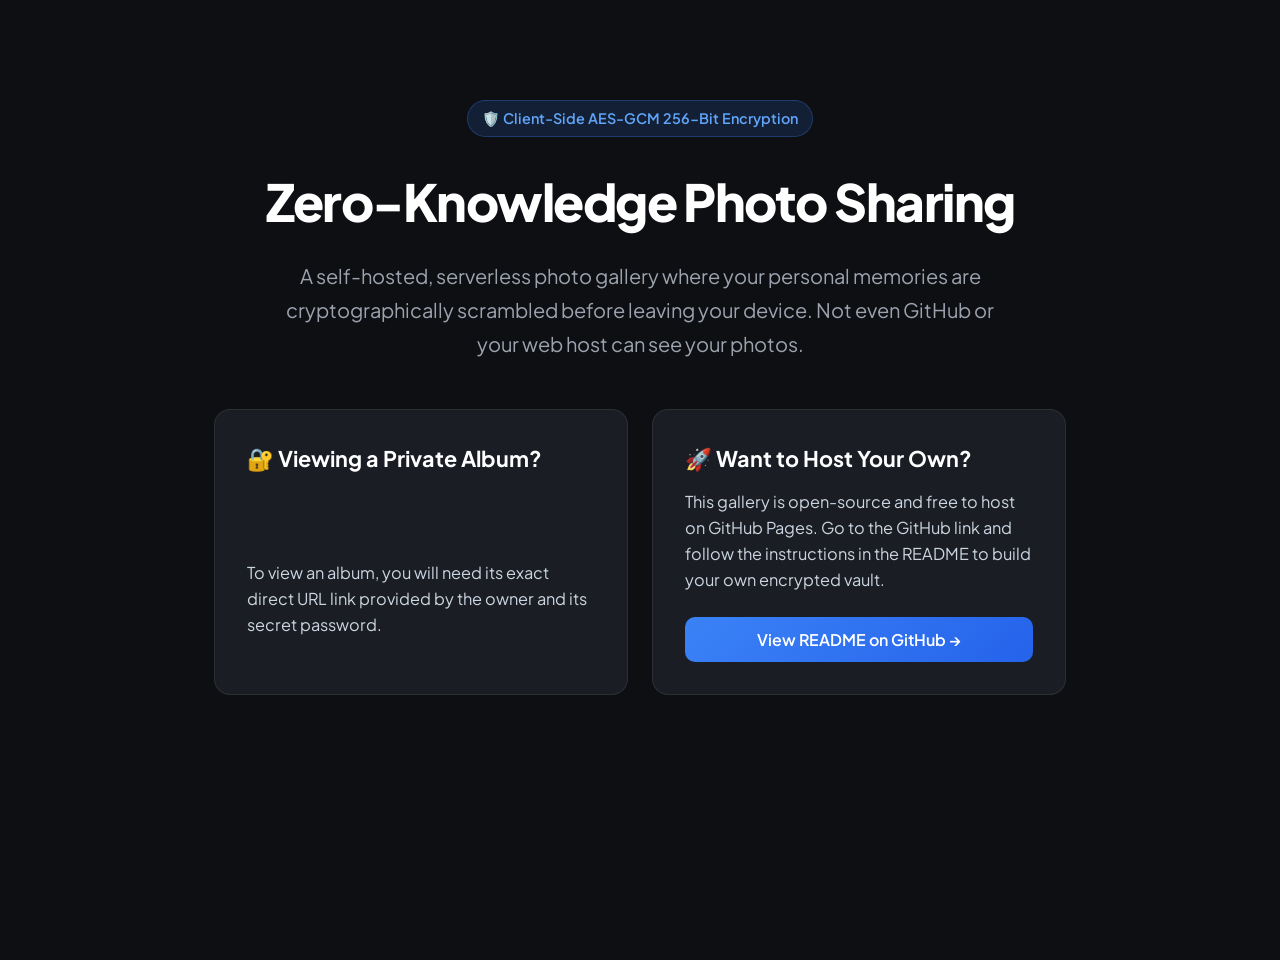
<file: index.html>
<!DOCTYPE html>
<html lang="en">
<head>
  <meta charset="UTF-8">
  <meta name="viewport" content="width=device-width, initial-scale=1.0">
  <title>Private Photo Sharing</title>
  <link rel="icon" href="data:image/svg+xml,<svg xmlns=%22http://www.w3.org/2000/svg%22 viewBox=%220 0 100 100%22><text y=%22.9em%22 font-size=%2290%22>📸</text></svg>">
  <meta name="description" content="A secure, private photo gallery collection.">
  <link rel="preconnect" href="https://fonts.googleapis.com">
  <link rel="preconnect" href="https://fonts.gstatic.com" crossorigin>
  <link href="https://fonts.googleapis.com/css2?family=Plus+Jakarta+Sans:wght@400;500;600;700;800&family=Merriweather:ital,wght@0,300;0,400;1,300&display=swap" rel="stylesheet">
  <link rel="stylesheet" href="styles.css">
</head>
<body>

  <!-- Password Unlock Modal -->
  <div id="authOverlay" class="auth-overlay">
    <div class="auth-card">
      <div class="auth-icon">🔒</div>
      <h2>Protected Collection</h2>
      <p>Enter the shared password to decrypt and view this gallery.</p>
      <form id="authForm" class="auth-form">
        <input type="password" id="passwordInput" placeholder="Enter password..." autocomplete="current-password" autofocus required>
        <button type="submit" id="unlockButton" class="btn-primary">Unlock Gallery</button>
      </form>
      <div id="authError" class="auth-error">Incorrect password. Please try again.</div>
    </div>
  </div>

  <!-- App Header -->
  <header class="app-header">
    <div class="header-content">
      <div class="header-titles">
        <h1 id="galleryTitle">Photo Gallery</h1>
        <p id="galleryDescription">Loading secure collection...</p>
      </div>
      <div class="header-actions">
        <button id="lockBtn" class="btn-secondary" style="display: none;" title="Lock and clear stored password">
          <span>🔒 Lock</span>
        </button>
      </div>
    </div>
  </header>

  <!-- Showcase Landing Homepage View -->
  <section id="showcaseContainer" class="showcase-container">
    <div class="showcase-badge">🛡️ Client-Side AES-GCM 256-Bit Encryption</div>
    <h2 class="showcase-title">Zero-Knowledge Photo Sharing</h2>
    <p class="showcase-subtitle">
      A self-hosted, serverless photo gallery where your personal memories are cryptographically scrambled before leaving your device. Not even GitHub or your web host can see your photos.
    </p>
    
    <div class="showcase-cards">
      <div class="showcase-card">
        <h3>🔐 Viewing a Private Album?</h3>
        <p>To view an album, you will need its exact direct URL link provided by the owner and its secret password.</p>
      </div>
      <div class="showcase-card">
        <h3>🚀 Want to Host Your Own?</h3>
        <p>This gallery is open-source and free to host on GitHub Pages. Go to the GitHub link and follow the instructions in the README to build your own encrypted vault.</p>
        <a href="https://github.com/viswajithiii/photo-sharing" class="btn-showcase" target="_blank">View README on GitHub →</a>
      </div>
    </div>
  </section>

  <!-- Main Google Photos Grid Feed -->
  <main id="feedContainer" class="feed-grid" style="display: none;">
    <!-- Items dynamically injected by app.js -->
  </main>

  <!-- Fullscreen Lightbox / Carousel -->
  <div id="lightbox" class="lightbox" aria-modal="true" role="dialog">
    <div class="lightbox-backdrop"></div>
    <div id="lightboxProgress" class="lightbox-progress"></div>
    <button id="photoExpandBack" class="photo-expand-back" style="display: none;" aria-label="Back to story">← Back</button>
    
    <button id="lightboxClose" class="lightbox-btn lightbox-close" aria-label="Close lightbox">✕</button>
    
    <button id="lightboxPrev" class="lightbox-btn lightbox-nav prev" aria-label="Previous photo">
      <svg width="24" height="24" viewBox="0 0 24 24" fill="none" stroke="currentColor" stroke-width="2"><polyline points="15 18 9 12 15 6"></polyline></svg>
    </button>
    
    <div id="lightboxStage" class="lightbox-stage">
      <!-- Full image or story card rendered here -->
    </div>

    <button id="lightboxNext" class="lightbox-btn lightbox-nav next" aria-label="Next photo">
      <svg width="24" height="24" viewBox="0 0 24 24" fill="none" stroke="currentColor" stroke-width="2"><polyline points="9 18 15 12 9 6"></polyline></svg>
    </button>
  </div>

  <script src="data.js"></script>
  <script src="app.js"></script>
</body>
</html>
</file>
<file: styles.css>
:root {
  --bg-color: #0d0f12;
  --surface-color: #1a1e24;
  --surface-hover: #252b33;
  --text-main: #f3f4f6;
  --text-muted: #9ca3af;
  --accent-color: #6366f1;
  --accent-hover: #4f46e5;
  --border-color: rgba(255, 255, 255, 0.08);
  --glass-bg: rgba(26, 30, 36, 0.75);
  --font-heading: 'Plus Jakarta Sans', -apple-system, BlinkMacSystemFont, sans-serif;
  --font-body: 'Plus Jakarta Sans', -apple-system, BlinkMacSystemFont, sans-serif;
  --font-story: 'Merriweather', Georgia, serif;
  --radius-lg: 16px;
  --radius-md: 10px;
}

* {
  box-sizing: border-box;
  margin: 0;
  padding: 0;
}

body {
  background-color: var(--bg-color);
  color: var(--text-main);
  font-family: var(--font-body);
  line-height: 1.6;
  min-height: 100vh;
  overflow-x: hidden;
  -webkit-font-smoothing: antialiased;
  -moz-osx-font-smoothing: grayscale;
}

/* ================= Auth Modal ================= */
.auth-overlay {
  position: fixed;
  inset: 0;
  background: radial-gradient(circle at center, #1e2430 0%, #0d0f12 100%);
  z-index: 9999;
  display: flex;
  align-items: center;
  justify-content: center;
  padding: 20px;
  transition: opacity 0.4s ease, visibility 0.4s ease;
}

.auth-overlay.hidden {
  opacity: 0;
  visibility: hidden;
  pointer-events: none;
}

.auth-card {
  background: var(--glass-bg);
  backdrop-filter: blur(20px);
  border: 1px solid var(--border-color);
  padding: 40px;
  border-radius: var(--radius-lg);
  max-width: 420px;
  width: 100%;
  text-align: center;
  box-shadow: 0 25px 50px -12px rgba(0, 0, 0, 0.5);
  animation: cardFloat 0.5s cubic-bezier(0.16, 1, 0.3, 1);
}

@keyframes cardFloat {
  0% { transform: translateY(20px) scale(0.95); opacity: 0; }
  10% { transform: translateY(0) scale(1); opacity: 1; }
}

.auth-icon {
  font-size: 3rem;
  margin-bottom: 16px;
}

.auth-card h2 {
  font-family: var(--font-heading);
  font-size: 1.8rem;
  margin-bottom: 8px;
}

.auth-card p {
  color: var(--text-muted);
  font-size: 0.95rem;
  margin-bottom: 24px;
}

.auth-form {
  display: flex;
  flex-direction: column;
  gap: 12px;
}

.auth-form input {
  background: rgba(0, 0, 0, 0.3);
  border: 1px solid var(--border-color);
  padding: 14px 18px;
  border-radius: var(--radius-md);
  color: #fff;
  font-size: 1rem;
  outline: none;
  transition: border-color 0.2s ease;
}

.auth-form input:focus {
  border-color: var(--accent-color);
}

.btn-primary {
  background: var(--accent-color);
  color: #fff;
  border: none;
  padding: 14px;
  border-radius: var(--radius-md);
  font-weight: 600;
  font-size: 1rem;
  cursor: pointer;
  transition: background 0.2s ease, transform 0.1s ease;
}

.btn-primary:hover {
  background: var(--accent-hover);
}

.btn-primary:active {
  transform: scale(0.98);
}

.auth-error {
  color: #f87171;
  font-size: 0.85rem;
  margin-top: 16px;
  display: none;
}

/* ================= Header ================= */
.app-header {
  padding: 40px 24px 24px;
  max-width: 1400px;
  margin: 0 auto;
}

.header-content {
  display: flex;
  align-items: flex-end;
  justify-content: space-between;
  border-bottom: 1px solid var(--border-color);
  padding-bottom: 24px;
  gap: 20px;
}

.header-titles h1 {
  font-family: var(--font-heading);
  font-size: 2.5rem;
  font-weight: 700;
  letter-spacing: -0.02em;
}

.header-titles p {
  color: var(--text-muted);
  font-size: 1.1rem;
  margin-top: 4px;
}

.btn-secondary {
  background: var(--surface-color);
  border: 1px solid var(--border-color);
  color: var(--text-main);
  padding: 8px 16px;
  border-radius: 8px;
  font-size: 0.9rem;
  font-weight: 500;
  cursor: pointer;
  transition: background 0.2s ease;
}

.btn-secondary:hover {
  background: var(--surface-hover);
}

/* ================= Albums Selector Grid ================= */
.albums-grid-wrapper {
  max-width: 1400px;
  margin: 40px auto 80px;
  padding: 0 24px;
  display: grid;
  grid-template-columns: repeat(auto-fill, minmax(340px, 1fr));
  gap: 32px;
}

.album-card {
  background: var(--surface-color);
  border: 1px solid var(--border-color);
  border-radius: var(--radius-lg);
  overflow: hidden;
  cursor: pointer;
  transition: transform 0.3s cubic-bezier(0.16, 1, 0.3, 1), box-shadow 0.3s ease, border-color 0.3s ease;
  display: flex;
  flex-direction: column;
}

.album-card:hover {
  transform: translateY(-6px);
  box-shadow: 0 20px 40px -15px rgba(0, 0, 0, 0.7);
  border-color: rgba(255, 255, 255, 0.2);
}

.album-cover-wrapper {
  position: relative;
  width: 100%;
  aspect-ratio: 16 / 10;
  background: #111418;
  overflow: hidden;
}

.album-cover {
  width: 100%;
  height: 100%;
  object-fit: cover;
  transition: transform 0.5s cubic-bezier(0.16, 1, 0.3, 1);
}

.album-card:hover .album-cover {
  transform: scale(1.05);
}

.album-info {
  padding: 24px;
  display: flex;
  flex-direction: column;
  flex: 1;
}

.album-title {
  font-family: var(--font-heading);
  font-size: 1.5rem;
  font-weight: 700;
  color: #fff;
  margin-bottom: 8px;
}

.album-desc {
  font-size: 0.95rem;
  color: var(--text-muted);
  line-height: 1.5;
  margin-bottom: 20px;
  flex: 1;
}

.album-meta {
  display: flex;
  align-items: center;
  justify-content: space-between;
  font-size: 0.85rem;
  color: var(--accent-color);
  font-weight: 600;
}

/* ================= Grid Feed ================= */
.feed-grid {
  max-width: 1400px;
  margin: 32px auto 80px;
  padding: 0 24px;
  display: grid;
  grid-template-columns: repeat(auto-fill, minmax(280px, 1fr));
  gap: 24px;
}

/* Headings span full width */
.feed-heading {
  grid-column: 1 / -1;
  margin-top: 36px;
  padding-bottom: 8px;
  border-bottom: 1px solid var(--border-color);
}

.feed-heading h2 {
  font-family: var(--font-heading);
  font-size: 1.85rem;
  font-weight: 700;
  color: #fff;
}

.feed-heading span {
  color: var(--text-muted);
  font-size: 0.95rem;
}

/* Narratives styled as clean subheadings spanning full width */
.feed-narrative {
  grid-column: 1 / -1;
  margin: 16px 0 8px;
  padding: 8px 4px;
  background: transparent;
  border: none;
  box-shadow: none;
  cursor: pointer;
  transition: opacity 0.2s ease;
}

.feed-narrative:hover {
  opacity: 0.85;
}

.feed-narrative h3 {
  font-family: var(--font-heading);
  font-size: 1.4rem;
  font-weight: 600;
  color: var(--text-main);
  margin-bottom: 6px;
}

.feed-narrative p {
  font-family: var(--font-story);
  font-size: 1.05rem;
  line-height: 1.8;
  color: #d1d5db;
  max-width: 900px;
}

/* Photo Tile */
.feed-photo-card {
  display: flex;
  flex-direction: column;
  gap: 10px;
  cursor: pointer;
  group: true;
}

.photo-thumb-wrapper {
  position: relative;
  width: 100%;
  aspect-ratio: 4 / 3;
  border-radius: var(--radius-lg);
  overflow: hidden;
  background-color: var(--surface-color);
  border: 1px solid var(--border-color);
}

.skeleton-shimmer {
  position: absolute;
  inset: 0;
  background: linear-gradient(90deg, #1a1e24 0%, #262c36 50%, #1a1e24 100%);
  background-size: 200% 100%;
  animation: shimmer 1.5s infinite linear;
}

@keyframes shimmer {
  0% { background-position: -200% 0; }
  10% { background-position: 200% 0; }
}

.photo-thumb {
  width: 100%;
  height: 100%;
  object-fit: cover;
  opacity: 0;
  transition: opacity 0.4s ease, transform 0.4s cubic-bezier(0.16, 1, 0.3, 1);
}

.photo-thumb.loaded {
  opacity: 1;
}

.feed-photo-card:hover .photo-thumb {
  transform: scale(1.04);
}

.photo-caption {
  font-size: 0.9rem;
  color: var(--text-muted);
  padding: 0 4px;
  display: -webkit-box;
  -webkit-line-clamp: 2;
  -webkit-box-orient: vertical;
  overflow: hidden;
}

/* ================= Lightbox ================= */
.lightbox {
  position: fixed;
  inset: 0;
  z-index: 10000;
  display: flex;
  align-items: center;
  justify-content: center;
  opacity: 0;
  visibility: hidden;
  pointer-events: none;
  transition: opacity 0.3s ease, visibility 0.3s ease;
}

.lightbox.active {
  opacity: 1;
  visibility: visible;
  pointer-events: auto;
}

.lightbox-backdrop {
  position: absolute;
  inset: 0;
  background-color: rgba(0, 0, 0, 0.94);
  backdrop-filter: blur(15px);
}

/* Instagram Stories Progress Bar */
.lightbox-progress {
  position: absolute;
  top: 12px;
  left: 16px;
  right: 16px;
  z-index: 20;
  display: flex;
  gap: 6px;
  height: 4px;
}

.progress-segment {
  flex: 1;
  background: rgba(255, 255, 255, 0.25);
  border-radius: 4px;
  overflow: hidden;
  cursor: pointer;
  transition: transform 0.15s ease, background 0.2s ease;
}

.progress-segment:hover {
  transform: scaleY(1.5);
  background: rgba(255, 255, 255, 0.4);
}

.progress-fill {
  width: 0%;
  height: 100%;
  background: #fff;
  transition: width 0.3s cubic-bezier(0.16, 1, 0.3, 1);
}

.progress-segment.completed .progress-fill {
  width: 100%;
}

.progress-segment.active .progress-fill {
  width: 100%;
}

.lightbox-stage {
  position: relative;
  z-index: 2;
  width: 100%;
  height: 100%;
  display: flex;
  align-items: center;
  justify-content: center;
  padding: 48px 80px 32px;
  touch-action: pan-y;
  transition: opacity 0.35s ease, transform 0.35s cubic-bezier(0.16, 1, 0.3, 1);
}

.lightbox-stage.slide-transition {
  opacity: 0;
  transform: scale(0.96) translateX(10px);
}

.lightbox-photo-layout {
  display: flex;
  flex-direction: column;
  align-items: center;
  justify-content: center;
  width: 100%;
  height: 100%;
  gap: 16px;
  max-height: 100%;
}

.lightbox-img-wrapper {
  flex: 1;
  min-height: 0;
  width: 100%;
  display: flex;
  align-items: center;
  justify-content: center;
}

.lightbox-full-img {
  max-width: 100%;
  max-height: 100%;
  object-fit: contain;
  border-radius: 8px;
  box-shadow: 0 25px 50px -12px rgba(0, 0, 0, 0.8);
  animation: slideFadeIn 0.4s cubic-bezier(0.16, 1, 0.3, 1);
}

@keyframes slideFadeIn {
  0% { opacity: 0; transform: scale(0.97); }
  10% { opacity: 1; transform: scale(1); }
}

.lightbox-story-card {
  max-width: 720px;
  background: transparent;
  border: none;
  padding: 40px 20px;
  text-align: center;
  font-family: var(--font-story);
  font-size: 1.35rem;
  line-height: 1.9;
  color: #f3f4f6;
  box-shadow: none;
}

.lightbox-story-card h3 {
  font-family: var(--font-heading);
  font-size: 2.2rem;
  margin-bottom: 16px;
  color: #fff;
}

.lightbox-story-card p {
  font-size: 1.3rem;
  color: #e5e7eb;
}

.lightbox-caption-block {
  flex-shrink: 0;
  max-width: 800px;
  text-align: center;
  font-size: 1.15rem;
  color: #f3f4f6;
  padding: 0 16px;
  text-shadow: 0 2px 10px rgba(0, 0, 0, 0.9);
}

.lightbox-btn {
  position: absolute;
  z-index: 10;
  background: rgba(255, 255, 255, 0.1);
  border: 1px solid rgba(255, 255, 255, 0.15);
  color: #fff;
  width: 48px;
  height: 48px;
  border-radius: 50%;
  display: flex;
  align-items: center;
  justify-content: center;
  cursor: pointer;
  transition: background 0.2s ease, transform 0.1s ease;
}

.lightbox-btn:hover {
  background: rgba(255, 255, 255, 0.25);
  transform: scale(1.05);
}

.lightbox-close {
  top: 24px;
  right: 24px;
  font-size: 1.2rem;
}

.lightbox-nav.prev {
  left: 24px;
  top: 50%;
  transform: translateY(-50%);
}

.lightbox-nav.next {
  right: 24px;
  top: 50%;
  transform: translateY(-50%);
}

.lightbox-nav:hover {
  transform: translateY(-50%) scale(1.08);
}

/* Mobile Responsive Adjustments */
@media (max-width: 768px) {
  .header-content {
    flex-direction: column;
    align-items: flex-start;
  }
  .feed-grid {
    grid-template-columns: repeat(auto-fill, minmax(160px, 1fr));
    gap: 12px;
    padding: 0 16px;
  }
  .lightbox-stage {
    padding: 60px 16px 90px;
  }
  .lightbox-nav {
    display: none; /* Rely on swipe gestures on mobile */
  }
  .lightbox-story-card {
    padding: 28px;
    font-size: 1.1rem;
  }
}

/* Showcase Landing Homepage Styles */
.showcase-container {
  max-width: 900px;
  margin: 60px auto;
  padding: 40px 24px;
  text-align: center;
}

.showcase-badge {
  display: inline-flex;
  align-items: center;
  gap: 8px;
  padding: 6px 14px;
  border-radius: 9999px;
  background-color: rgba(59, 130, 246, 0.15);
  color: #60a5fa;
  font-size: 0.9rem;
  font-weight: 600;
  margin-bottom: 24px;
  border: 1px solid rgba(59, 130, 246, 0.3);
}

.showcase-title {
  font-family: var(--font-heading);
  font-size: 3.2rem;
  font-weight: 800;
  color: #fff;
  letter-spacing: -0.03em;
  margin-bottom: 16px;
}

.showcase-subtitle {
  font-size: 1.25rem;
  line-height: 1.7;
  color: var(--text-muted);
  max-width: 720px;
  margin: 0 auto 48px;
}

.showcase-cards {
  display: grid;
  grid-template-columns: repeat(auto-fit, minmax(300px, 1fr));
  gap: 24px;
  text-align: left;
}

.showcase-card {
  background-color: var(--surface-color);
  border: 1px solid var(--border-color);
  border-radius: var(--radius-lg);
  padding: 32px;
  display: flex;
  flex-direction: column;
  justify-content: space-between;
}

.showcase-card h3 {
  font-size: 1.35rem;
  font-weight: 700;
  color: #fff;
  margin-bottom: 12px;
}

.showcase-card p {
  color: #cbd5e1;
  font-size: 1.02rem;
  line-height: 1.6;
  margin-bottom: 24px;
}

.btn-showcase {
  display: inline-flex;
  align-items: center;
  justify-content: center;
  padding: 10px 20px;
  background: linear-gradient(135deg, #3b82f6, #2563eb);
  color: #fff;
  font-weight: 600;
  border-radius: var(--radius-md);
  text-decoration: none;
  transition: transform 0.2s ease, box-shadow 0.2s ease;
}

.btn-showcase:hover {
  transform: translateY(-2px);
  box-shadow: 0 4px 12px rgba(37, 99, 235, 0.35);
}

/* Expanded Full-Screen Photo Mode on Mobile/Desktop */
.photo-expand-back {
  position: absolute;
  top: 16px;
  left: 16px;
  z-index: 100;
  background: rgba(0, 0, 0, 0.65);
  color: #fff;
  border: 1px solid rgba(255, 255, 255, 0.2);
  padding: 8px 16px;
  border-radius: 20px;
  font-size: 0.95rem;
  font-weight: 600;
  backdrop-filter: blur(8px);
  cursor: pointer;
  display: inline-flex;
  align-items: center;
  gap: 6px;
  transition: background 0.2s;
}

.photo-expand-back:hover {
  background: rgba(255, 255, 255, 0.25);
}

.lightbox.photo-expanded .lightbox-progress,
.lightbox.photo-expanded .lightbox-close,
.lightbox.photo-expanded .lightbox-nav,
.lightbox.photo-expanded .lightbox-caption-block {
  display: none !important;
}

.lightbox.photo-expanded .lightbox-stage {
  padding: 0 !important;
}

.lightbox.photo-expanded .lightbox-photo-layout,
.lightbox.photo-expanded .lightbox-img-wrapper {
  height: 100vh;
  max-height: 100vh;
  width: 100vw;
}

.lightbox.photo-expanded .lightbox-full-img {
  border-radius: 0;
  max-width: 100vw;
  max-height: 100vh;
  width: 100vw;
  height: 100vh;
  object-fit: contain;
}
</file>
